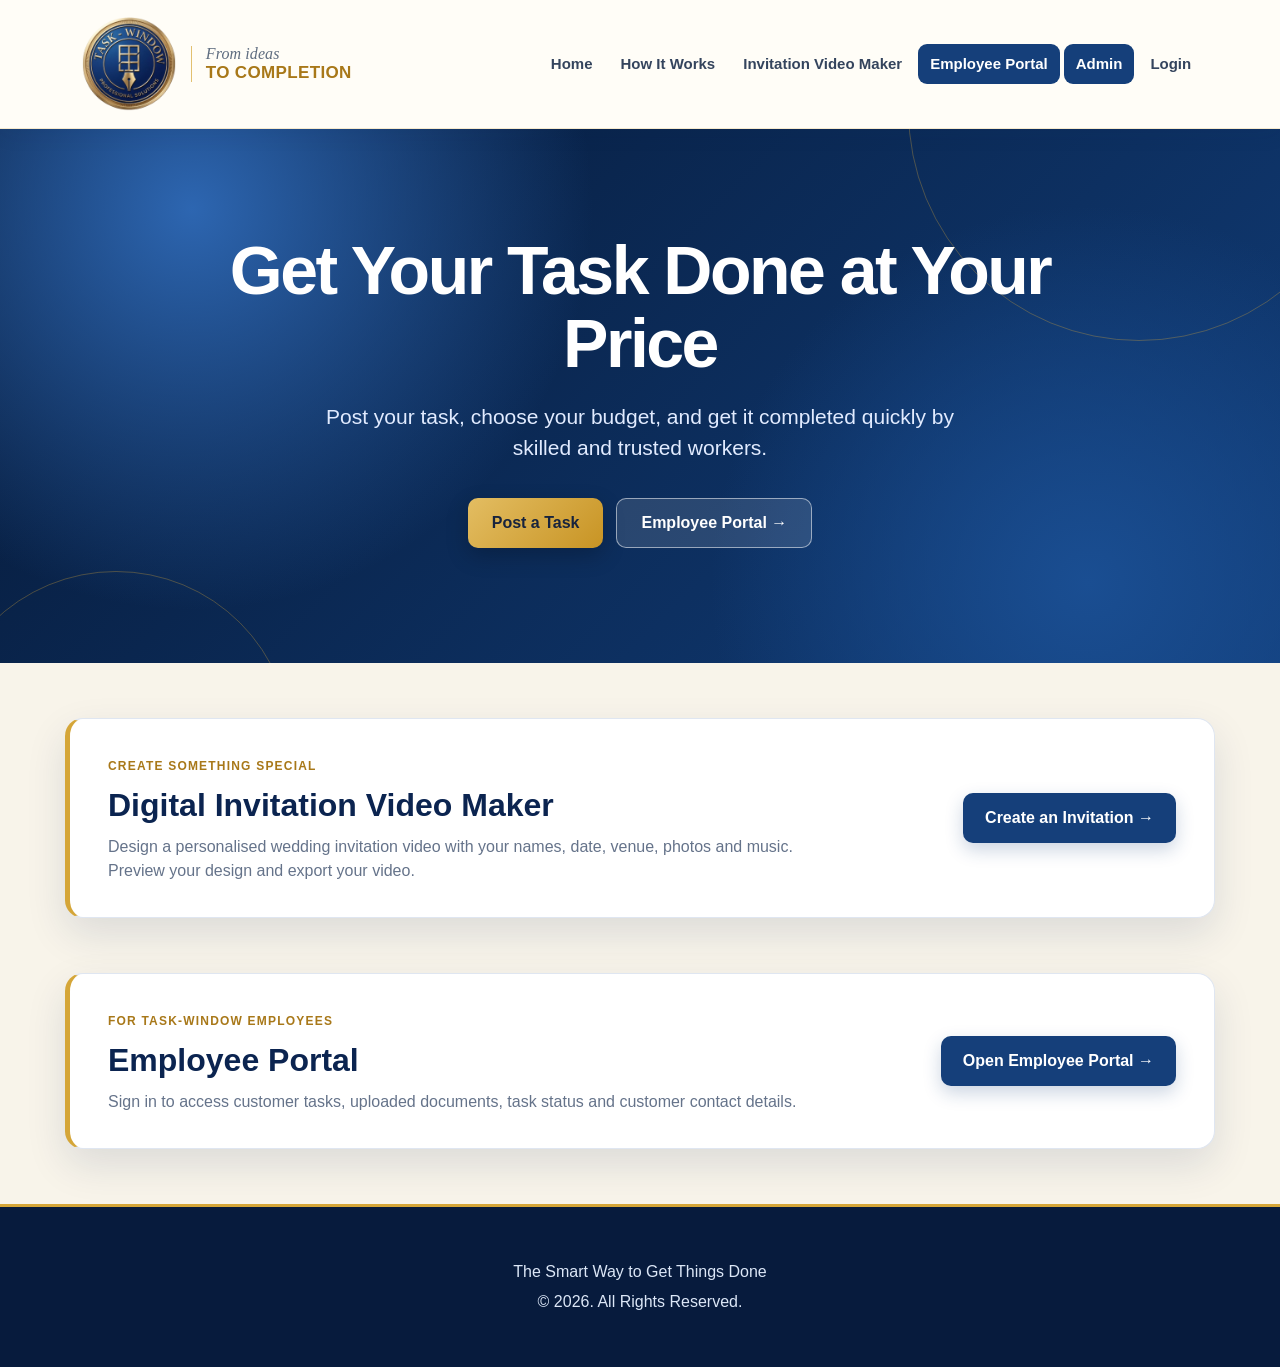
<file: index.html>
<!DOCTYPE html>
<html lang="en">
<head>
    <meta charset="UTF-8"><meta name="viewport" content="width=device-width, initial-scale=1.0">
    <meta name="description" content="Task-Window - Post fixed-price tasks, find skilled workers, and create digital invitation videos.">
    <title>Task-Window | The Smart Way to Get Things Done</title>
    <link rel="stylesheet" href="style.css">
</head>
<body>
    <header>
        <a class="logo" href="index.html"><img src="assets/task-window-logo.png" alt="Task-Window logo"><span class="logo-tagline"><em>From ideas</em><strong>to completion</strong></span></a>
        <nav aria-label="Main navigation">
            <a href="index.html">Home</a>
            <a href="how-it-works.html">How It Works</a>
            <a href="invitation-video-maker.html">Invitation Video Maker</a>
            <a href="employee/" class="employee-nav">Employee Portal</a>
            <a href="admin/" class="employee-nav">Admin</a>
            <a href="login.html">Login</a>
        </nav>
    </header>
    <main><section class="hero">
        <h1>Get Your Task Done at Your Price</h1>
        <p>Post your task, choose your budget, and get it completed quickly by skilled and trusted workers.</p>
        <div class="buttons">
            <a href="post-task-choice.html" class="primary">Post a Task</a>
            <a href="employee/" class="secondary employee-cta">Employee Portal →</a>
        </div>
    </section>
    <section class="employee-section" aria-labelledby="employee-heading">
        <div>
            <span class="employee-label">CREATE SOMETHING SPECIAL</span>
            <h2>Digital Invitation Video Maker</h2>
            <p>Design a personalised wedding invitation video with your names, date, venue, photos and music. Preview your design and export your video.</p>
        </div>
        <div class="invitation-actions">
            <a href="invitation-video-maker.html" class="employee-login">Create an Invitation →</a>
        </div>
    </section>
    <section class="employee-section" aria-labelledby="employee-heading">
        <div>
            <span class="employee-label">FOR TASK-WINDOW EMPLOYEES</span>
            <h2 id="employee-heading">Employee Portal</h2>
            <p>Sign in to access customer tasks, uploaded documents, task status and customer contact details.</p>
        </div>
        <a href="employee/" class="employee-login">Open Employee Portal →</a>
    </section>
    </main>
    <footer><p>The Smart Way to Get Things Done</p><p>© 2026. All Rights Reserved.</p></footer>
</body></html>
</file>
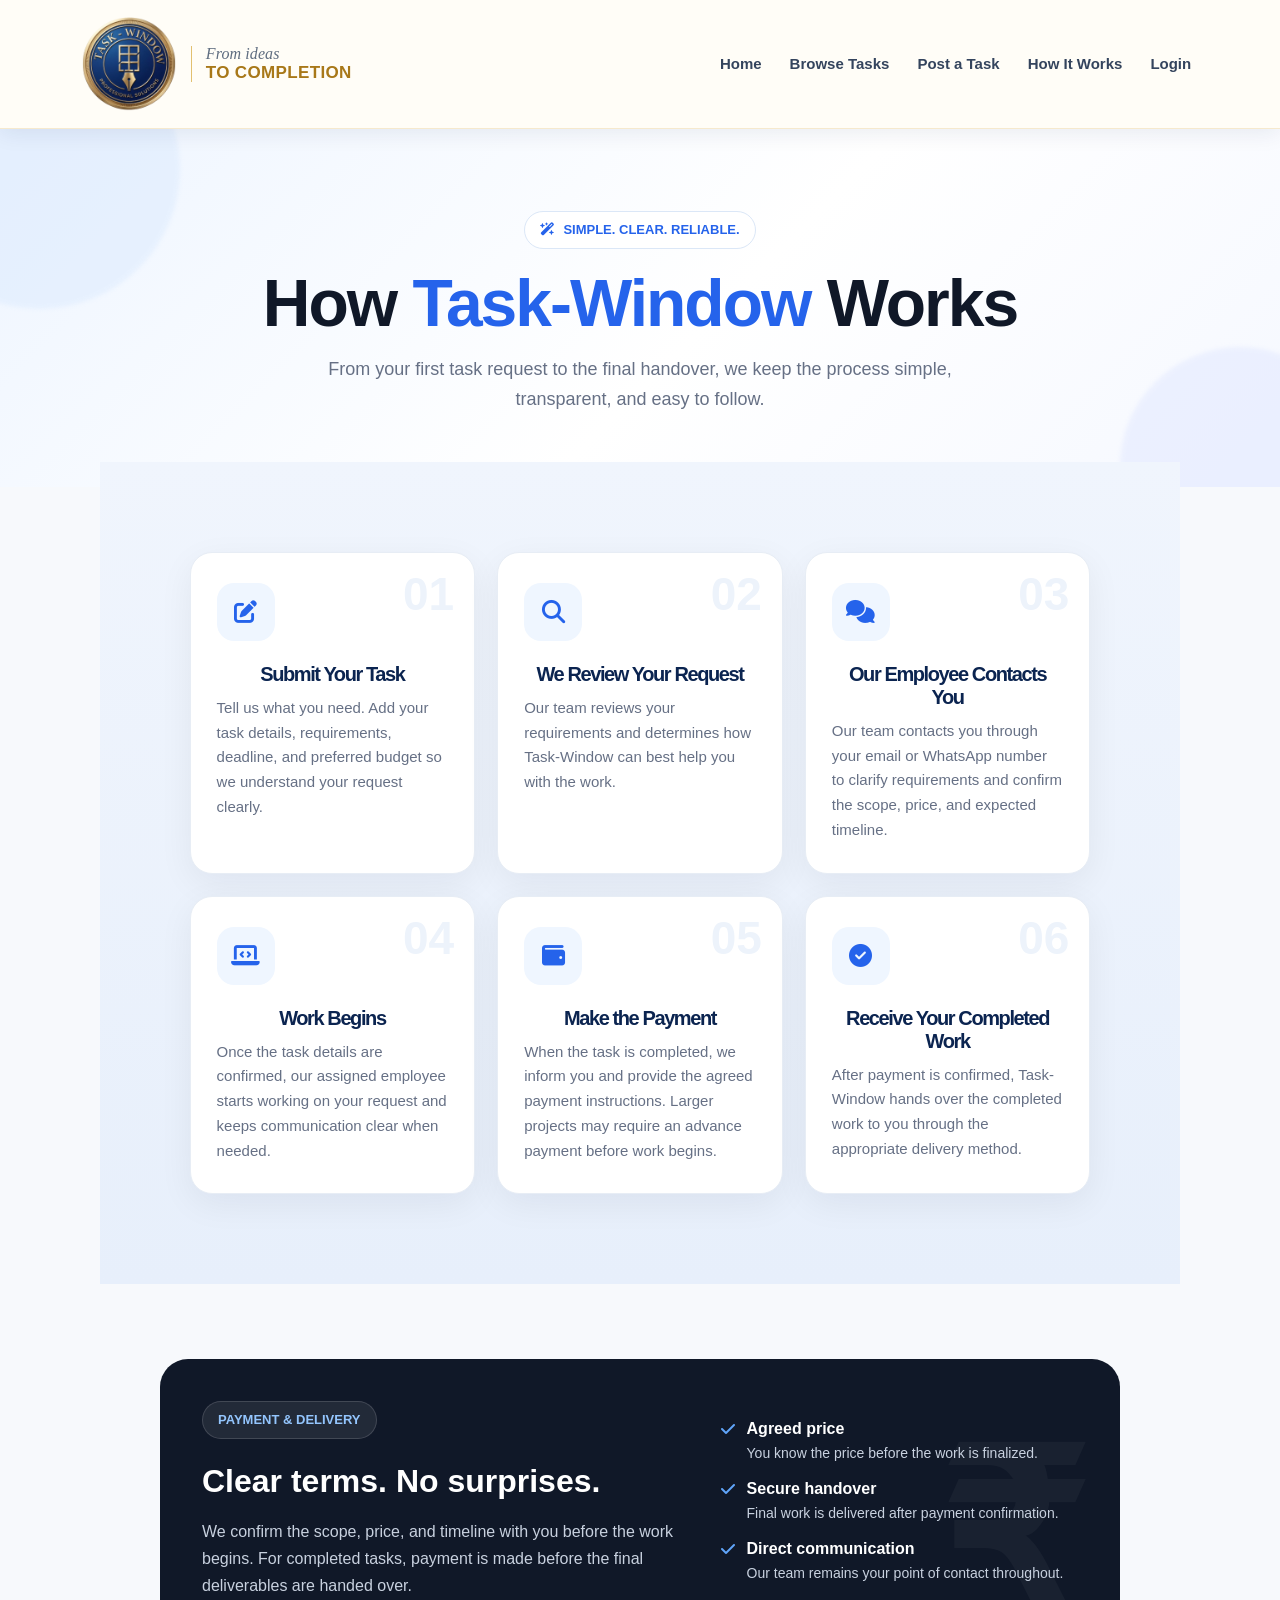
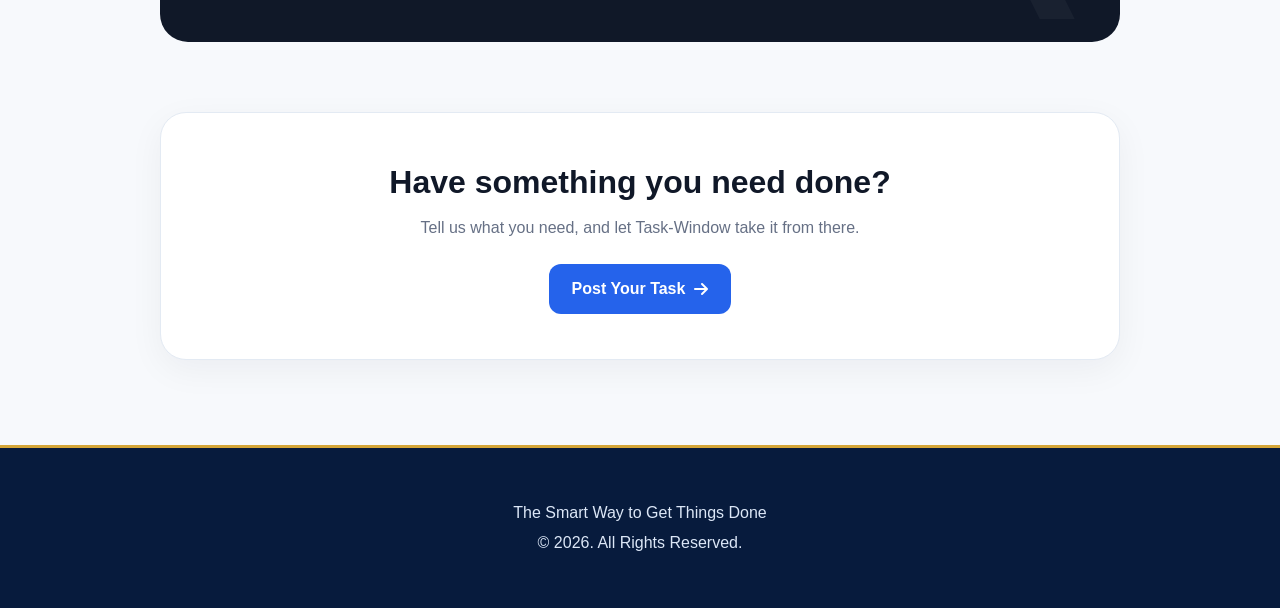
<file: how-it-works.html>
<!DOCTYPE html>
<html lang="en">
<head>
<meta charset="UTF-8">
<meta name="viewport" content="width=device-width, initial-scale=1.0">
<meta name="description" content="How Task-Window works — submit your task, connect with our team, complete the work, pay, and receive your finished task.">
<title>Task-Window | How It Works</title>
<link rel="stylesheet" href="style.css">
<link rel="stylesheet" href="https://cdnjs.cloudflare.com/ajax/libs/font-awesome/6.6.0/css/all.min.css">
<style>
:root{--tw-blue:#2563eb;--tw-dark:#101828;--tw-muted:#667085;--tw-bg:#f7f9fc;--tw-line:#dbe4f0}
*{box-sizing:border-box}.how-page{background:var(--tw-bg);color:var(--tw-dark);min-height:100vh}.how-hero{position:relative;overflow:hidden;text-align:center;padding:82px 20px 72px;background:linear-gradient(135deg,#eef5ff,#fff 55%,#f5f8ff)}.how-hero:before,.how-hero:after{content:"";position:absolute;border-radius:50%;filter:blur(2px);opacity:.5}.how-hero:before{width:280px;height:280px;background:#dbeafe;left:-100px;top:-100px}.how-hero:after{width:240px;height:240px;background:#e0e7ff;right:-80px;bottom:-100px}.eyebrow{display:inline-flex;align-items:center;gap:8px;background:#fff;border:1px solid #dbe7f7;border-radius:999px;padding:8px 15px;color:var(--tw-blue);font-weight:700;font-size:13px;position:relative}.how-hero h1{font-size:clamp(38px,6vw,66px);line-height:1.05;margin:20px auto 16px;max-width:900px;letter-spacing:-2px;position:relative}.how-hero h1 span{color:var(--tw-blue)}.how-hero p{max-width:700px;margin:0 auto;color:var(--tw-muted);font-size:18px;line-height:1.7;position:relative}.steps-wrap{max-width:1120px;margin:-25px auto 0;padding:0 20px 75px;position:relative}.steps{display:grid;grid-template-columns:repeat(3,1fr);gap:22px}.step{background:#fff;border:1px solid #e7edf5;border-radius:22px;padding:30px 26px;box-shadow:0 10px 35px rgba(16,24,40,.06);position:relative;transition:transform .2s,box-shadow .2s}.step:hover{transform:translateY(-5px);box-shadow:0 16px 40px rgba(16,24,40,.1)}.step-number{position:absolute;right:20px;top:18px;font-size:46px;font-weight:800;color:#edf3fb;line-height:1}.step-icon{width:58px;height:58px;border-radius:17px;background:#eff6ff;color:var(--tw-blue);display:grid;place-items:center;font-size:23px;margin-bottom:22px}.step h2{font-size:20px;margin:0 0 10px}.step p{color:var(--tw-muted);line-height:1.65;margin:0;font-size:15px}.payment{max-width:1000px;margin:0 auto 70px;padding:0 20px}.payment-card{background:#101828;color:#fff;border-radius:28px;padding:42px;display:grid;grid-template-columns:1.15fr .85fr;gap:35px;align-items:center;overflow:hidden;position:relative}.payment-card:after{content:"₹";position:absolute;right:35px;bottom:-70px;font-size:230px;font-weight:800;color:rgba(255,255,255,.04)}.payment-card h2{font-size:32px;margin:0 0 13px}.payment-card p{color:#c8d1df;line-height:1.7;margin:0}.payment-list{display:grid;gap:12px;position:relative;z-index:1}.payment-item{display:flex;gap:12px;align-items:flex-start}.payment-item i{color:#60a5fa;margin-top:4px}.payment-item strong{display:block}.payment-item span{color:#c8d1df;font-size:14px}.cta{max-width:1000px;margin:0 auto;padding:0 20px 85px;text-align:center}.cta-box{background:#fff;border:1px solid #e3eaf3;border-radius:26px;padding:45px 25px;box-shadow:0 10px 35px rgba(16,24,40,.05)}.cta h2{font-size:32px;margin:0 0 10px}.cta p{color:var(--tw-muted);margin:0 auto 24px;max-width:620px}.cta a{display:inline-flex;align-items:center;gap:9px;background:var(--tw-blue);color:#fff;text-decoration:none;padding:13px 23px;border-radius:12px;font-weight:700}.cta a:hover{opacity:.92}@media(max-width:800px){.steps{grid-template-columns:1fr 1fr}.payment-card{grid-template-columns:1fr}}@media(max-width:560px){.steps{grid-template-columns:1fr}.how-hero{padding-top:60px}.payment-card{padding:30px 24px}.how-hero h1{letter-spacing:-1px}.cta h2{font-size:27px}}
</style>
</head>
<body class="how-page">
<header>
<a class="logo" href="index.html"><img src="assets/task-window-logo.png" alt="Task-Window logo"><span class="logo-tagline"><em>From ideas</em><strong>to completion</strong></span></a>
<nav aria-label="Main navigation">
<a href="index.html">Home</a>
<a href="browse-tasks.html">Browse Tasks</a>
<a href="post-task-choice.html">Post a Task</a>
<a href="how-it-works.html" aria-current="page">How It Works</a>
<a href="login.html">Login</a>
</nav>
</header>

<main>
<section class="how-hero">
<span class="eyebrow"><i class="fa-solid fa-wand-magic-sparkles"></i> SIMPLE. CLEAR. RELIABLE.</span>
<h1>How <span>Task-Window</span> Works</h1>
<p>From your first task request to the final handover, we keep the process simple, transparent, and easy to follow.</p>
</section>

<section class="steps-wrap">
<div class="steps">
<article class="step"><span class="step-number">01</span><div class="step-icon"><i class="fa-solid fa-pen-to-square"></i></div><h2>Submit Your Task</h2><p>Tell us what you need. Add your task details, requirements, deadline, and preferred budget so we understand your request clearly.</p></article>
<article class="step"><span class="step-number">02</span><div class="step-icon"><i class="fa-solid fa-magnifying-glass"></i></div><h2>We Review Your Request</h2><p>Our team reviews your requirements and determines how Task-Window can best help you with the work.</p></article>
<article class="step"><span class="step-number">03</span><div class="step-icon"><i class="fa-solid fa-comments"></i></div><h2>Our Employee Contacts You</h2><p>Our team contacts you through your email or WhatsApp number to clarify requirements and confirm the scope, price, and expected timeline.</p></article>
<article class="step"><span class="step-number">04</span><div class="step-icon"><i class="fa-solid fa-laptop-code"></i></div><h2>Work Begins</h2><p>Once the task details are confirmed, our assigned employee starts working on your request and keeps communication clear when needed.</p></article>
<article class="step"><span class="step-number">05</span><div class="step-icon"><i class="fa-solid fa-wallet"></i></div><h2>Make the Payment</h2><p>When the task is completed, we inform you and provide the agreed payment instructions. Larger projects may require an advance payment before work begins.</p></article>
<article class="step"><span class="step-number">06</span><div class="step-icon"><i class="fa-solid fa-circle-check"></i></div><h2>Receive Your Completed Work</h2><p>After payment is confirmed, Task-Window hands over the completed work to you through the appropriate delivery method.</p></article>
</div>
</section>

<section class="payment">
<div class="payment-card">
<div><span class="eyebrow" style="background:rgba(255,255,255,.08);border-color:rgba(255,255,255,.14);color:#93c5fd">PAYMENT & DELIVERY</span><h2 style="margin-top:18px">Clear terms. No surprises.</h2><p>We confirm the scope, price, and timeline with you before the work begins. For completed tasks, payment is made before the final deliverables are handed over.</p></div>
<div class="payment-list">
<div class="payment-item"><i class="fa-solid fa-check"></i><div><strong>Agreed price</strong><span>You know the price before the work is finalized.</span></div></div>
<div class="payment-item"><i class="fa-solid fa-check"></i><div><strong>Secure handover</strong><span>Final work is delivered after payment confirmation.</span></div></div>
<div class="payment-item"><i class="fa-solid fa-check"></i><div><strong>Direct communication</strong><span>Our team remains your point of contact throughout.</span></div></div>
</div>
</div>
</section>

<section class="cta">
<div class="cta-box"><h2>Have something you need done?</h2><p>Tell us what you need, and let Task-Window take it from there.</p><a href="post-task-choice.html">Post Your Task <i class="fa-solid fa-arrow-right"></i></a></div>
</section>
</main>

<footer>
<p>The Smart Way to Get Things Done</p>
<p>© 2026. All Rights Reserved.</p>
</footer>
</body>
</html>
</file>
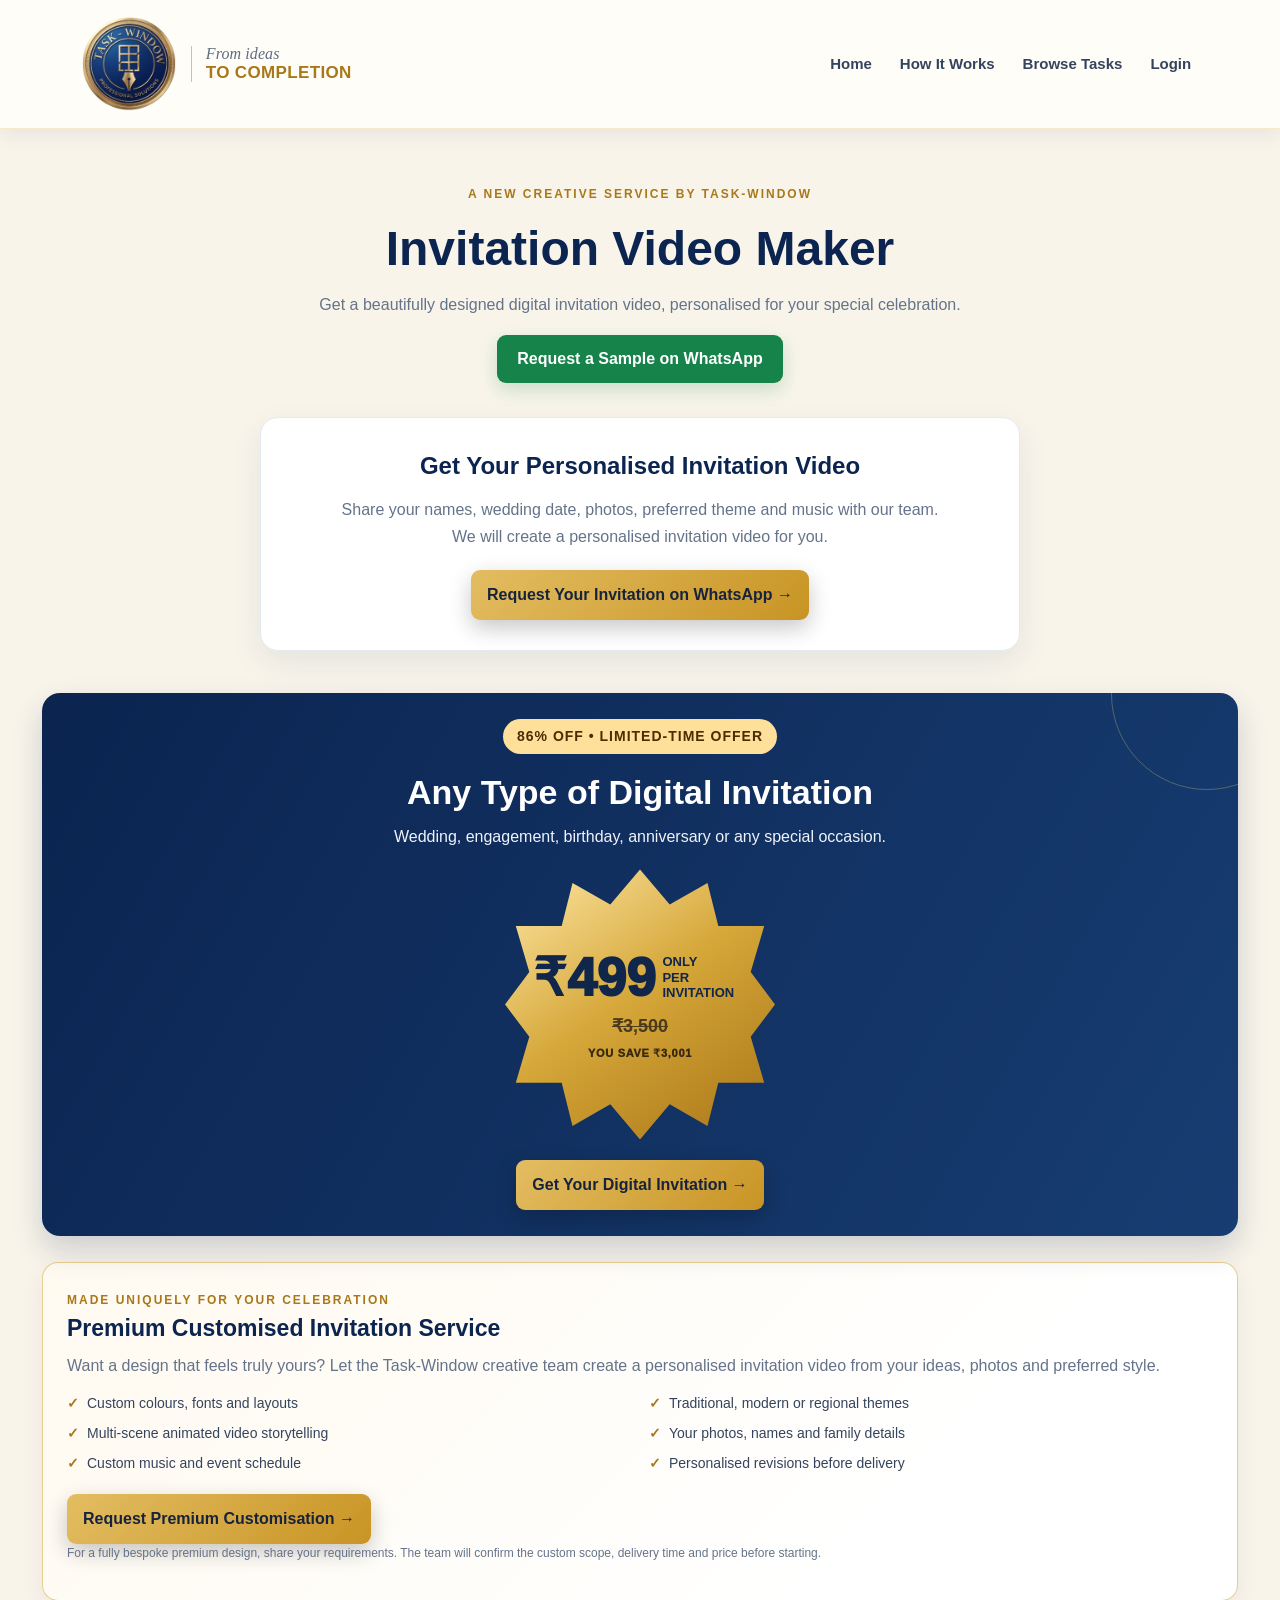
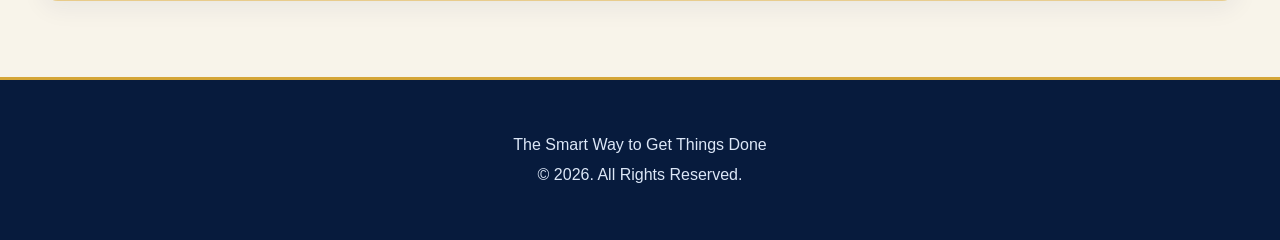
<file: invitation-video-maker.html>
<!DOCTYPE html>
<html lang="en">
<head>
<meta charset="UTF-8"><meta name="viewport" content="width=device-width,initial-scale=1">
<meta name="description" content="Create a personalised digital wedding invitation video with Task-Window.">
<title>Task-Window | Invitation Video Maker</title>
<link rel="stylesheet" href="style.css">
<style>
:root{--iv-navy:#0b2450;--iv-gold:#d5a638;--iv-cream:#fffdf7}
.iv-wrap{max-width:1240px;margin:auto;padding:52px 22px 76px}
.iv-heading{text-align:center;margin-bottom:34px}.iv-kicker{font-size:12px;font-weight:800;letter-spacing:2px;color:#a87819;text-transform:uppercase}.iv-heading h1{font-size:clamp(32px,4vw,48px);color:var(--iv-navy);margin:8px 0}.iv-heading p{color:#65738a;max-width:690px;margin:auto}
.iv-layout{display:grid;grid-template-columns:minmax(300px,.92fr) minmax(340px,1.08fr);gap:26px;align-items:start}
.iv-panel,.iv-preview-panel{background:#fff;border:1px solid #e5eaf2;border-radius:18px;padding:24px;box-shadow:0 12px 32px rgba(14,42,88,.08)}
.iv-panel h2,.iv-preview-panel h2{font-size:21px;color:var(--iv-navy);margin:0 0 18px}
.iv-field{display:flex;flex-direction:column;gap:6px;margin:0 0 14px}.iv-field label{font-size:13px;font-weight:750;color:#34445d}.iv-field input,.iv-field textarea,.iv-field select{width:100%;border:1px solid #d7deea;border-radius:9px;padding:11px 12px;font:inherit;background:#fff;color:#162033}.iv-field textarea{min-height:76px;resize:vertical}
.iv-two{display:grid;grid-template-columns:1fr 1fr;gap:12px}
.iv-templates{display:grid;grid-template-columns:repeat(3,1fr);gap:9px;margin-bottom:20px}
.iv-template{border:2px solid #e5eaf2;background:#fff;border-radius:12px;padding:8px;cursor:pointer;text-align:center;color:#34445d;font-weight:750;font-size:12px}.iv-template[aria-pressed=true]{border-color:var(--iv-gold);background:#fffaf0}
.iv-swatch{height:65px;border-radius:7px;margin-bottom:7px;display:grid;place-items:center;font:23px Georgia,serif}
.iv-swatch.royal{background:linear-gradient(135deg,#4c1024,#8a2943);color:#f9df9b}.iv-swatch.blush{background:linear-gradient(135deg,#f7dbe0,#fff1e8);color:#9d5968}.iv-swatch.ivory{background:linear-gradient(135deg,#fff8df,#e9d4a0);color:#795b25}
.iv-swatch.emerald{background:linear-gradient(135deg,#063f36,#17816c);color:#f5d98b}.iv-swatch.peacock{background:linear-gradient(135deg,#063c55,#087c91);color:#f5d98b}.iv-swatch.lavender{background:linear-gradient(135deg,#55416f,#c1a5d8);color:#fff0d7}.iv-swatch.temple{background:linear-gradient(135deg,#8a4a16,#d39a37);color:#fff1c7}.iv-swatch.minimal{background:linear-gradient(135deg,#e9e4d9,#fffdf7);color:#35445c}.iv-swatch.sunset{background:linear-gradient(135deg,#722c43,#e78b69);color:#fff0cf}

.iv-swatch.garden{background:radial-gradient(circle at 20% 20%,#f7d8b0 0 9%,transparent 10%),linear-gradient(135deg,#d7e7cf,#49785a);color:#fff7df}
.iv-swatch.artdeco{background:repeating-linear-gradient(135deg,#172b48 0 8px,#233e5e 8px 10px);color:#e9c777}
.iv-swatch.watercolor{background:radial-gradient(ellipse at 25% 30%,#f2b9c9 0 20%,transparent 42%),radial-gradient(ellipse at 75% 70%,#b5d9cf 0 22%,transparent 45%),#fff5eb;color:#8b5366}
.iv-swatch.mandala{background:repeating-radial-gradient(circle,#f5d88a 0 2px,#9d573b 3px 5px,#7b382e 6px 9px);color:#fff3c8}
.iv-swatch.boho{background:radial-gradient(circle at 50% 50%,#e8c58e 0 12%,transparent 13%),repeating-linear-gradient(45deg,#a85f45,#a85f45 8px,#d69a6f 8px 10px);color:#fff2d8}
.iv-swatch.celestial{background:radial-gradient(circle at 70% 25%,#fff2ba 0 3px,transparent 4px),radial-gradient(circle at 30% 65%,#fff2ba 0 2px,transparent 3px),linear-gradient(135deg,#111d45,#4c4d80);color:#f7e7ac}
.iv-canvas[data-theme=garden]{background:radial-gradient(ellipse at 8% 10%,#b9d7a8 0 12%,transparent 34%),radial-gradient(ellipse at 92% 88%,#8bb58b 0 14%,transparent 36%),linear-gradient(145deg,#244d3d,#6f9670);color:#fff0ce}
.iv-canvas[data-theme=artdeco]{background:repeating-linear-gradient(135deg,rgba(225,190,111,.08) 0 2px,transparent 2px 13px),linear-gradient(145deg,#101e36,#304967);color:#f1d28a}
.iv-canvas[data-theme=watercolor]{background:radial-gradient(ellipse at 15% 20%,#e9b3c1 0 12%,transparent 38%),radial-gradient(ellipse at 85% 75%,#b3d8ce 0 16%,transparent 42%),radial-gradient(ellipse at 75% 15%,#f3d8a9 0 10%,transparent 30%),#fff7ee;color:#80505b}
.iv-canvas[data-theme=mandala]{background:repeating-radial-gradient(circle at 50% 40%,rgba(247,211,133,.18) 0 2px,transparent 3px 13px),linear-gradient(145deg,#6c302b,#a85b3b);color:#ffe7ae}
.iv-canvas[data-theme=boho]{background:radial-gradient(circle at 50% 14%,rgba(245,210,157,.2) 0 13%,transparent 14%),repeating-linear-gradient(45deg,rgba(255,231,194,.07) 0 3px,transparent 3px 15px),linear-gradient(145deg,#8b493b,#c17c58);color:#fff0d7}
.iv-canvas[data-theme=celestial]{background:radial-gradient(circle at 22% 18%,#f8e9b6 0 2px,transparent 3px),radial-gradient(circle at 76% 28%,#f8e9b6 0 2px,transparent 3px),radial-gradient(circle at 35% 72%,#f8e9b6 0 1px,transparent 2px),linear-gradient(145deg,#101936,#454b7a);color:#f9e8b5}
.iv-canvas[data-theme=garden]:after{content:"❧  ✿  ❧"}
.iv-canvas[data-theme=artdeco]:before{inset:20px;border:3px double currentColor}
.iv-canvas[data-theme=artdeco]:after{content:"◇  ◆  ◇";letter-spacing:12px}
.iv-canvas[data-theme=watercolor]:before{inset:18px;border:1px dashed currentColor;border-radius:35px}
.iv-canvas[data-theme=watercolor]:after{content:"✿  ❀  ✿"}
.iv-canvas[data-theme=mandala]:before{inset:25px;border:2px dotted currentColor;border-radius:50%}
.iv-canvas[data-theme=mandala]:after{content:"✺  ❋  ✺";top:30px}
.iv-canvas[data-theme=boho]:before{inset:18px;border:2px solid currentColor;border-radius:45% 45% 8px 8px}
.iv-canvas[data-theme=boho]:after{content:"☼  ◇  ☼"}
.iv-canvas[data-theme=celestial]:before{inset:20px;border:1px solid rgba(249,232,181,.75);border-radius:48% 48% 12px 12px}
.iv-canvas[data-theme=celestial]:after{content:"☾  ✦  ☽"}
.iv-canvas[data-theme=emerald]{background:radial-gradient(circle at 50% 35%,#17816c,#063f36 78%);color:#f5d98b}.iv-canvas[data-theme=peacock]{background:radial-gradient(circle at 50% 35%,#087c91,#063c55 78%);color:#f5d98b}.iv-canvas[data-theme=lavender]{background:radial-gradient(circle at 50% 35%,#c1a5d8,#55416f 78%);color:#fff0d7}.iv-canvas[data-theme=temple]{background:radial-gradient(circle at 50% 35%,#d39a37,#8a4a16 78%);color:#fff1c7}.iv-canvas[data-theme=minimal]{background:radial-gradient(circle at 50% 35%,#fffdf7,#e9e4d9 78%);color:#35445c}.iv-canvas[data-theme=sunset]{background:radial-gradient(circle at 50% 35%,#e78b69,#722c43 78%);color:#fff0cf}
.iv-offer{margin:28px 0 8px;padding:26px 22px;border-radius:18px;text-align:center;color:#fff;background:linear-gradient(120deg,#0b2450,#173d72);box-shadow:0 14px 30px rgba(11,36,80,.18);position:relative;overflow:hidden}.iv-offer:before{content:"";position:absolute;width:190px;height:190px;border:1px solid rgba(255,217,120,.28);border-radius:50%;right:-65px;top:-95px}.iv-offer-tag{display:inline-block;padding:7px 14px;border-radius:30px;background:#ffe09a;color:#4b2d00;font-size:14px;font-weight:900;letter-spacing:1px}.iv-offer h2{font-size:clamp(23px,4vw,34px);margin:13px 0 7px;color:#fff}.iv-offer p{margin:0;color:#f0f3fa}.iv-star-box{width:min(270px,78vw);aspect-ratio:1;margin:20px auto 14px;padding:38px 28px;display:flex;flex-direction:column;align-items:center;justify-content:center;gap:5px;text-align:center;background:linear-gradient(145deg,#ffe9a8 0%,#d5a638 48%,#a87517 100%);color:#17294a;clip-path:polygon(50% 0%,61% 13%,75% 5%,79% 21%,96% 21%,91% 38%,100% 50%,91% 62%,96% 79%,79% 79%,75% 95%,61% 87%,50% 100%,39% 87%,25% 95%,21% 79%,4% 79%,9% 62%,0% 50%,9% 38%,4% 21%,21% 21%,25% 5%,39% 13%);filter:drop-shadow(0 9px 12px rgba(0,0,0,.22))}.iv-offer-price{display:flex;align-items:center;justify-content:center;gap:7px;margin:4px 0}.iv-offer-price strong{font-size:clamp(39px,7vw,53px);line-height:1;color:#10264b;font-weight:950}.iv-offer-price span{font-size:13px;font-weight:900;text-align:left;line-height:1.2;color:#10264b}.iv-old-price{font-size:18px;color:#4b3a1c;text-decoration:line-through;font-weight:800}.iv-saving{font-size:11px;color:#39290e;font-weight:950;letter-spacing:.7px;text-transform:uppercase}.iv-offer .iv-btn{display:inline-flex;margin-top:7px;text-decoration:none;align-items:center;justify-content:center}.iv-premium{margin-top:26px;padding:24px;border:1px solid rgba(213,166,56,.55);border-radius:16px;background:linear-gradient(135deg,#fffaf0,#fff 72%);box-shadow:0 8px 24px rgba(14,42,88,.06)}.iv-premium h2{margin:0 0 8px;color:#0b2450;font-size:23px}.iv-premium p{color:#65738a;margin:0 0 14px}.iv-premium-list{display:grid;grid-template-columns:repeat(2,minmax(0,1fr));gap:9px 18px;margin:15px 0 20px;padding:0;list-style:none}.iv-premium-list li{font-size:14px;color:#34445d}.iv-premium-list li:before{content:"✓";color:#a87819;font-weight:900;margin-right:8px}.iv-premium .iv-btn{display:inline-flex;text-decoration:none;align-items:center;justify-content:center}@media(max-width:480px){.iv-premium-list{grid-template-columns:1fr}}
.iv-canvas{position:relative;aspect-ratio:9/16;width:min(100%,340px);margin:0 auto 18px;border-radius:15px;overflow:hidden;display:flex;align-items:center;justify-content:center;text-align:center;padding:24px;color:#fae8b7;background:radial-gradient(circle at 50% 35%,#8c354e,#3b1027 75%);box-shadow:0 12px 28px rgba(18,28,48,.2);isolation:isolate}
.iv-canvas[data-theme=blush]{background:radial-gradient(circle at 50% 35%,#fff0e8,#edc3c9 78%);color:#78424c}
.iv-canvas[data-theme=ivory]{background:radial-gradient(circle at 50% 35%,#fff9e8,#cfb578 85%);color:#624817}
.iv-canvas:before{content:"";position:absolute;inset:12px;border:1px solid currentColor;opacity:.75;pointer-events:none}
.iv-canvas:after{content:"✦  ❀  ✦";position:absolute;top:23px;left:0;right:0;font-size:20px;letter-spacing:9px;opacity:.9}
.iv-canvas .iv-photo{position:absolute;inset:0;width:100%;height:100%;object-fit:cover;opacity:.17;z-index:-1}
.iv-canvas-content{position:relative;z-index:1;width:100%;text-shadow:0 2px 8px rgba(0,0,0,.2)}
.iv-canvas[data-theme=blush] .iv-canvas-content,.iv-canvas[data-theme=ivory] .iv-canvas-content{text-shadow:none}
 .iv-ganesh{width:47px;height:47px;margin:0 auto 8px;display:grid;place-items:center}.iv-ganesh svg{width:100%;height:100%;overflow:visible}.iv-wedding-art{display:block;width:min(100%,230px);height:auto;margin:10px auto 0;opacity:.92;filter:drop-shadow(0 1px 1px rgba(0,0,0,.08))}.iv-canvas[data-theme=blush] .iv-wedding-art,.iv-canvas[data-theme=ivory] .iv-wedding-art,.iv-canvas[data-theme=watercolor] .iv-wedding-art{opacity:.82}.iv-invite{font:italic 14px Georgia,serif;letter-spacing:2px;text-transform:uppercase}.iv-invite{font:italic 14px Georgia,serif;letter-spacing:2px;text-transform:uppercase}.iv-names{font:clamp(29px,6vw,39px) Georgia,serif;line-height:1.08;margin:14px 0}.iv-and{font:italic 18px Georgia,serif;margin:2px}.iv-rule{height:1px;width:56%;background:currentColor;opacity:.7;margin:15px auto}.iv-date{font:16px Georgia,serif;letter-spacing:1px}.iv-detail{font:12px/1.65 Georgia,serif;margin-top:13px;white-space:pre-line}
.iv-actions{display:flex;gap:10px;flex-wrap:wrap}.iv-btn{border:0;border-radius:9px;padding:12px 16px;font-weight:800;cursor:pointer}.iv-btn.primary{background:linear-gradient(135deg,#e3bd62,#c89424);color:#17233d}.iv-btn.secondary{background:#edf2fa;color:#17365f}.iv-btn:disabled{opacity:.55;cursor:not-allowed}
.iv-note{font-size:12px;color:#718096;line-height:1.5;margin-top:12px}.iv-status{font-size:13px;color:#315b3c;margin-top:12px;min-height:20px}.iv-file{font-size:13px}
.iv-topnav{background:#fffdf7}
.iv-request-panel{max-width:760px;margin:30px auto 42px;padding:30px;background:#fff;border:1px solid #e5eaf2;border-radius:18px;box-shadow:0 12px 32px rgba(14,42,88,.08);text-align:center}.iv-request-panel h2{color:var(--iv-navy);margin:0 0 12px}.iv-request-panel p{color:#65738a;line-height:1.7;margin:0 auto 20px;max-width:600px}
.iv-preview-panel{display:none}
@media(max-width:850px){.iv-layout{grid-template-columns:1fr}.iv-preview-panel{order:-1}}
@media(max-width:480px){.iv-panel,.iv-preview-panel{padding:17px}.iv-two{grid-template-columns:1fr}.iv-wrap{padding:34px 14px 55px}}
</style>
</head>
<body>
<header class="iv-topnav">
<a class="logo" href="index.html"><img src="assets/task-window-logo.png" alt="Task-Window logo"><span class="logo-tagline"><em>From ideas</em><strong>to completion</strong></span></a>
<nav aria-label="Main navigation"><a href="index.html">Home</a><a href="how-it-works.html">How It Works</a><a href="browse-tasks.html">Browse Tasks</a><a href="login.html">Login</a></nav>
</header>
<main class="iv-wrap">
<section class="iv-heading"><span class="iv-kicker">A new creative service by Task-Window</span><h1>Invitation Video Maker</h1><p>Get a beautifully designed digital invitation video, personalised for your special celebration.</p><p style="margin:18px auto 0"><a href="https://wa.me/919439206408?text=Hello%2C%20I%20would%20like%20to%20request%20a%20sample%20invitation%20video." target="_blank" rel="noopener" style="display:inline-flex;align-items:center;justify-content:center;padding:12px 20px;border-radius:9px;background:#16834a;color:#fff;font-weight:800;text-decoration:none;box-shadow:0 7px 18px rgba(22,131,74,.2)">Request a Sample on WhatsApp</a></p></section>
<section class="iv-request-panel"><h2>Get Your Personalised Invitation Video</h2><p>Share your names, wedding date, photos, preferred theme and music with our team. We will create a personalised invitation video for you.</p><a class="iv-btn primary" href="https://wa.me/919439206408?text=Hello%2C%20I%20would%20like%20to%20create%20a%20personalised%20invitation%20video.%20Please%20share%20the%20details." target="_blank" rel="noopener">Request Your Invitation on WhatsApp →</a></section>
<section class="iv-offer" aria-labelledby="offer-title"><span class="iv-offer-tag">86% OFF • LIMITED-TIME OFFER</span><h2 id="offer-title">Any Type of Digital Invitation</h2><p>Wedding, engagement, birthday, anniversary or any special occasion.</p><div class="iv-star-box" aria-label="Offer price ₹499, reduced from ₹3,500, saving ₹3,001"><div class="iv-offer-price"><strong>₹499</strong><span>ONLY<br>PER INVITATION</span></div><div class="iv-old-price">₹3,500</div><div class="iv-saving">You save ₹3,001</div></div><a class="iv-btn primary" href="post-task-choice.html">Get Your Digital Invitation →</a></section>
<section class="iv-premium" aria-labelledby="premium-title">
  <span class="iv-kicker">Made uniquely for your celebration</span>
  <h2 id="premium-title">Premium Customised Invitation Service</h2>
  <p>Want a design that feels truly yours? Let the Task-Window creative team create a personalised invitation video from your ideas, photos and preferred style.</p>
  <ul class="iv-premium-list"><li>Custom colours, fonts and layouts</li><li>Traditional, modern or regional themes</li><li>Multi-scene animated video storytelling</li><li>Your photos, names and family details</li><li>Custom music and event schedule</li><li>Personalised revisions before delivery</li></ul>
  <a class="iv-btn primary" href="post-task-choice.html">Request Premium Customisation →</a>
  <p class="iv-note">For a fully bespoke premium design, share your requirements. The team will confirm the custom scope, delivery time and price before starting.</p>
</section>
</main>
<footer><p>The Smart Way to Get Things Done</p><p>© 2026. All Rights Reserved.</p></footer>

</body></html>
</file>
<file: style.css>
:root{
  --navy:#0b2450;
  --blue:#153f7a;
  --blue-light:#eaf2ff;
  --gold:#d5a638;
  --gold-light:#f8edc9;
  --ink:#162033;
  --muted:#65738a;
  --surface:#fffdf7;
  --page:#f8f4ea;
  --shadow:0 16px 40px rgba(14,42,88,.12);
}
*{margin:0;padding:0;box-sizing:border-box;font-family:Inter,Arial,Helvetica,sans-serif}
html{scroll-behavior:smooth}
body{background:var(--page);color:var(--ink);line-height:1.5}
header{
  min-height:124px;display:flex;justify-content:space-between;align-items:center;gap:28px;
  padding:12px clamp(22px,6vw,88px);background:rgba(255,253,247,.97);
  box-shadow:0 3px 22px rgba(11,36,80,.09);position:sticky;top:0;z-index:100;
  border-bottom:1px solid rgba(213,166,56,.22)
}
.logo{display:flex;align-items:center;gap:10px;text-decoration:none;color:var(--navy);font-size:25px;font-weight:800;letter-spacing:-.8px;white-space:nowrap;flex:0 0 auto}
.logo img{width:104px;height:104px;object-fit:contain;flex:0 0 auto}
.logo-tagline{display:flex;flex-direction:column;gap:1px;padding-left:14px;border-left:1px solid rgba(213,166,56,.7);letter-spacing:.1px;white-space:nowrap}
.logo-tagline em{font-family:Georgia,serif;font-size:16px;line-height:1.05;color:#5f6d80;font-weight:500}
.logo-tagline strong{font-size:17px;line-height:1.1;letter-spacing:.35px;color:#a87819;text-transform:uppercase}
nav{display:flex;align-items:center;justify-content:flex-end;flex-wrap:wrap;gap:4px}
nav a{color:#34445d;text-decoration:none;padding:9px 12px;border-radius:9px;font-size:15px;font-weight:700;transition:.2s ease}
nav a:hover{background:var(--blue-light);color:var(--blue)}
nav .employee-nav{background:var(--blue);color:#fff}
nav .employee-nav:hover{background:#0b2450;color:#fff}
.hero{
  min-height:500px;display:flex;flex-direction:column;justify-content:center;text-align:center;
  padding:105px 24px 115px;color:white;position:relative;overflow:hidden;
  background:radial-gradient(circle at 15% 15%,#2d66b1 0,transparent 34%),radial-gradient(circle at 85% 85%,#1a4e92 0,transparent 32%),linear-gradient(135deg,#061937,#113d79)
}
.hero:before,.hero:after{content:"";position:absolute;border:1px solid rgba(213,166,56,.32);border-radius:50%;pointer-events:none}
.hero:before{width:460px;height:460px;top:-250px;right:-90px}.hero:after{width:350px;height:350px;bottom:-260px;left:-60px}
.hero h1{max-width:850px;margin:0 auto 20px;font-size:clamp(40px,5.4vw,68px);line-height:1.08;letter-spacing:-2.5px;position:relative}
.hero p{max-width:680px;margin:0 auto 34px;font-size:clamp(17px,2vw,21px);color:#e1ebff;position:relative}
.buttons{display:flex;justify-content:center;gap:13px;flex-wrap:wrap;position:relative}
.primary,.secondary{display:inline-flex;align-items:center;justify-content:center;min-height:50px;padding:0 24px;border-radius:10px;text-decoration:none;font-weight:800;transition:transform .2s,box-shadow .2s}
.primary{background:linear-gradient(135deg,#e3bd62,#c89424);color:#17233d;box-shadow:0 8px 22px rgba(0,0,0,.22)}
.secondary{background:rgba(255,255,255,.12);border:1px solid rgba(255,255,255,.52);color:#fff}
.primary:hover,.secondary:hover{transform:translateY(-3px);box-shadow:0 13px 24px rgba(0,0,0,.24)}
.employee-cta{font-size:16px}
.employee-section{max-width:1150px;margin:55px auto;padding:34px 38px;display:flex;align-items:center;justify-content:space-between;gap:28px;background:#fff;border:1px solid #dfe6f1;border-left:5px solid var(--gold);border-radius:18px;box-shadow:var(--shadow)}
.employee-label{display:inline-block;margin-bottom:6px;font-size:12px;font-weight:800;letter-spacing:1.2px;color:#a87819}
.employee-section h2{font-size:32px;color:var(--navy);margin-bottom:6px}
.employee-section p{color:var(--muted);max-width:690px;font-size:16px}
.employee-login{display:inline-flex;align-items:center;justify-content:center;white-space:nowrap;min-height:50px;padding:0 22px;border-radius:10px;background:var(--blue);color:#fff;text-decoration:none;font-weight:800;box-shadow:0 7px 18px rgba(21,63,122,.22)}
.employee-login:hover{background:var(--navy);transform:translateY(-2px)}
.services,.steps{padding:90px clamp(22px,7vw,110px)}
.services{background:var(--surface)}
.services h2,.steps h2{text-align:center;font-size:clamp(30px,4vw,44px);line-height:1.15;color:var(--navy);margin-bottom:44px;letter-spacing:-1.4px}
.grid{display:grid;grid-template-columns:repeat(auto-fit,minmax(210px,1fr));gap:18px;max-width:1250px;margin:auto}
.card{display:flex;align-items:center;justify-content:center;min-height:126px;padding:24px;border:1px solid #e4eaf3;border-radius:16px;background:#fffdf8;color:var(--ink);text-align:center;text-decoration:none;font-size:17px;font-weight:750;box-shadow:0 7px 19px rgba(12,37,79,.05);transition:.23s ease}
.card:hover{transform:translateY(-6px);border-color:rgba(213,166,56,.75);box-shadow:var(--shadow);color:var(--blue);background:linear-gradient(145deg,#fff,#fffaf0)}
.steps{background:linear-gradient(180deg,#f0f5fd,#e7effb)}
.step-box{display:grid;grid-template-columns:repeat(3,1fr);gap:22px;max-width:1200px;margin:auto}
.step{position:relative;background:#fffdf8;padding:34px 28px 30px;border-radius:18px;box-shadow:var(--shadow);border-top:4px solid var(--gold)}
.step h3{color:var(--navy);font-size:21px;margin-bottom:12px}.step p{color:var(--muted);font-size:16px}
footer{background:#071b3d;color:#dce7f7;text-align:center;padding:47px 20px;border-top:3px solid var(--gold)}
footer h3{font-size:26px;color:#fff;margin-bottom:6px}footer p{margin:6px 0}
@media(max-width:830px){header{padding:12px 22px;align-items:flex-start;flex-direction:column;gap:7px}nav{justify-content:flex-start;width:100%}.logo img{width:78px;height:78px}.logo-tagline{display:flex;flex-direction:column;gap:1px;padding-left:14px;border-left:1px solid rgba(213,166,56,.7);letter-spacing:.1px;white-space:nowrap}.logo-tagline em{font-family:Georgia,serif;font-size:16px;line-height:1.05;color:#5f6d80;font-weight:500}.logo-tagline strong{font-size:17px;line-height:1.1;letter-spacing:.35px;color:#a87819;text-transform:uppercase}.logo{font-size:22px}.hero{min-height:440px;padding:82px 20px}.services,.steps{padding:64px 22px}.step-box{grid-template-columns:1fr}.employee-section{margin:35px 22px;padding:28px 24px;align-items:flex-start;flex-direction:column}.employee-login{width:100%}}
@media(max-width:480px){nav{display:grid;grid-template-columns:repeat(2,1fr);gap:3px}nav a{padding:8px 9px;font-size:14px;text-align:center}.hero h1{letter-spacing:-1.5px}.primary,.secondary{width:100%}.card{min-height:100px;font-size:16px}.employee-section h2{font-size:27px}}

/* Invitation video actions */
.invitation-actions{display:flex;align-items:center;gap:12px;flex-wrap:wrap}
.invitation-actions .employee-login{white-space:normal;text-align:center}
.whatsapp-request{background:#16834a;box-shadow:0 7px 18px rgba(22,131,74,.2)}
.whatsapp-request:hover{background:#10683a}
@media(max-width:830px){.invitation-actions{width:100%;flex-direction:column;align-items:stretch}.invitation-actions .employee-login{width:100%}}
</file>
